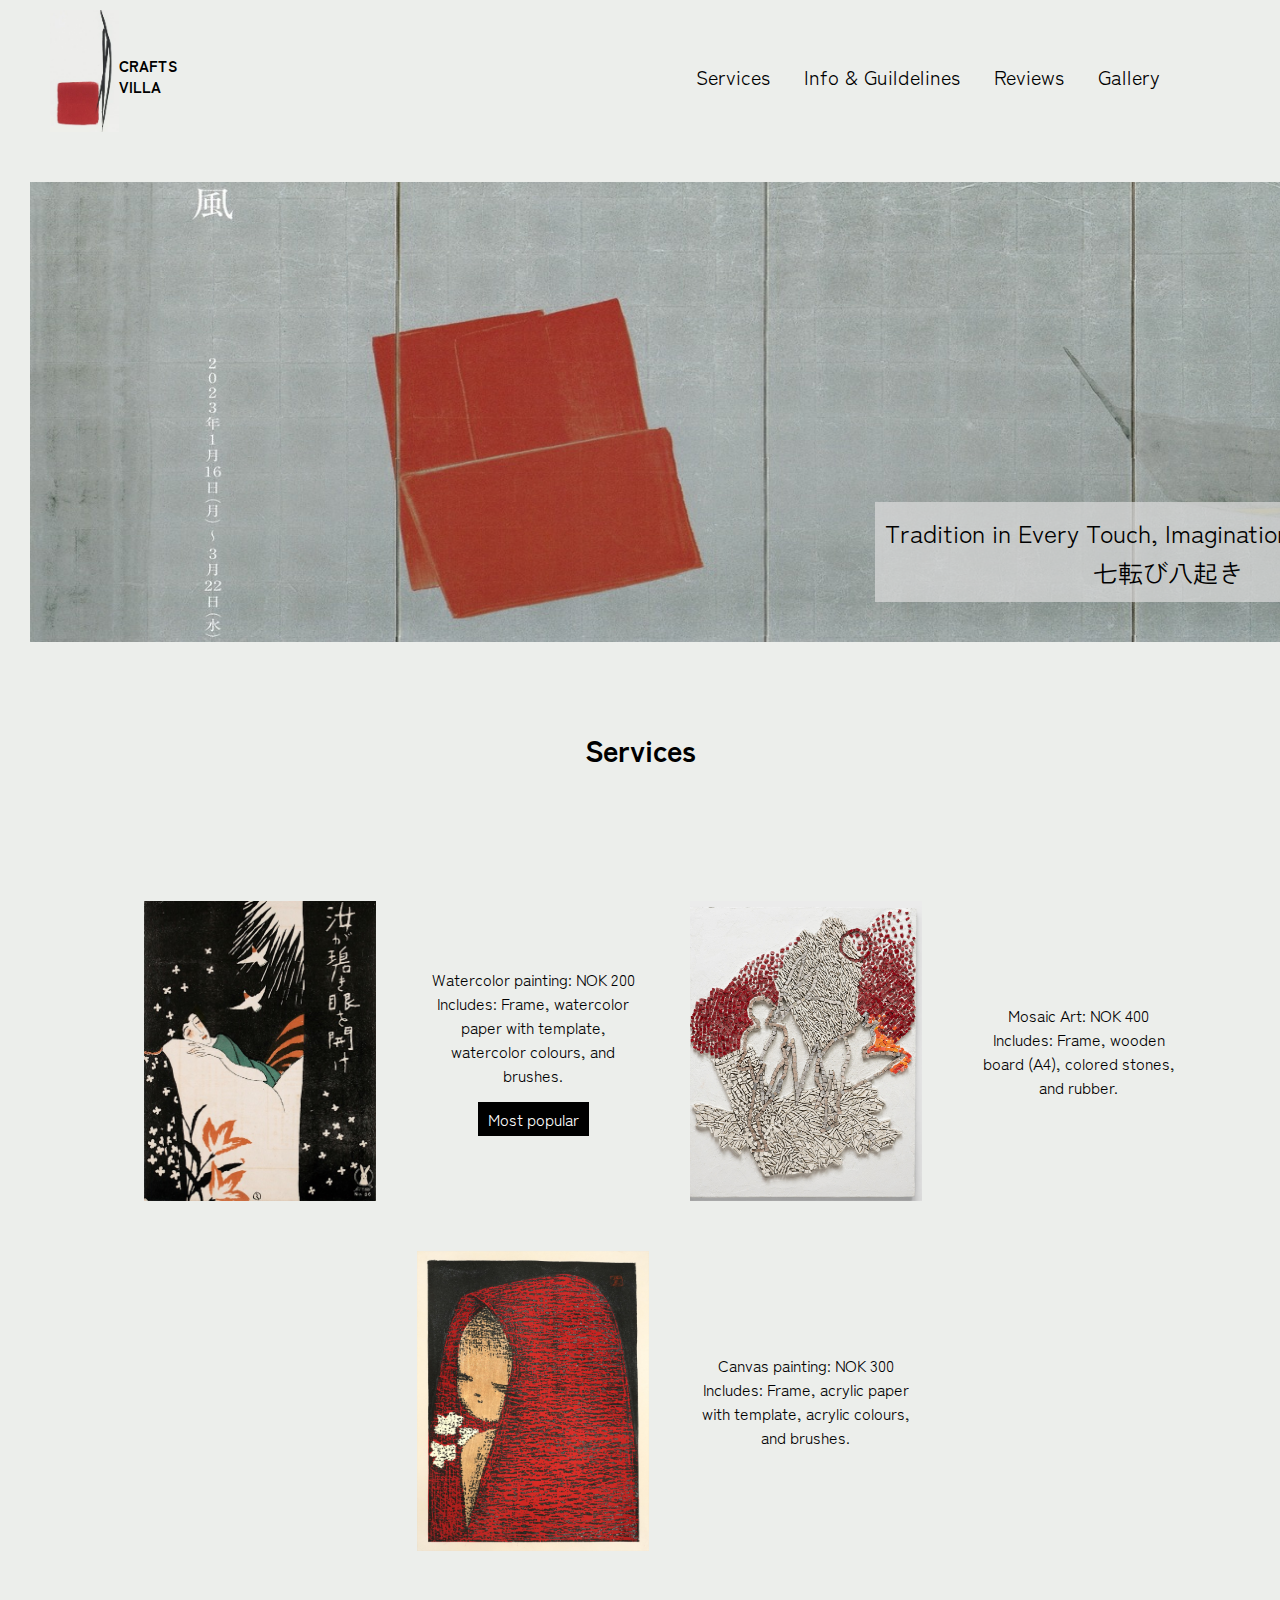
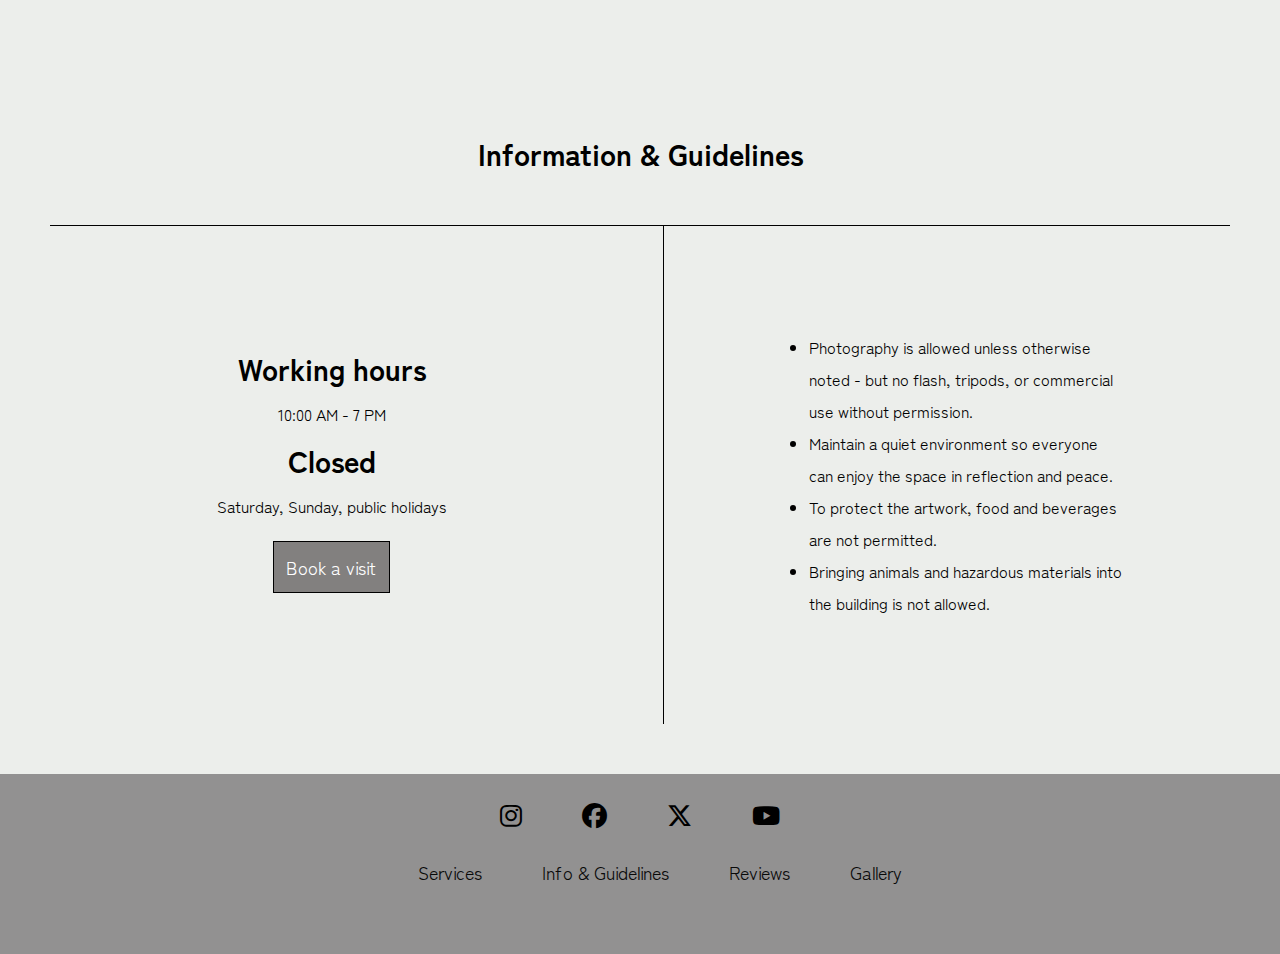
<file: index.html>
<!DOCTYPE html>
<html lang="en">
  <head>
    <meta charset="UTF-8" />
    <meta name="viewport" content="width=device-width, initial-scale=1.0" />
    <title>CraftsVilla</title>
    <link rel="preconnect" href="https://fonts.googleapis.com" />
    <link rel="preconnect" href="https://fonts.gstatic.com" crossorigin />
    <link rel="preconnect" href="https://fonts.googleapis.com" />
    <link rel="preconnect" href="https://fonts.gstatic.com" crossorigin />
    <link
      href="https://fonts.googleapis.com/css2?family=Abel&family=Big+Shoulders:opsz,wght@10..72,100..900&family=DM+Mono:ital,wght@0,300;0,400;0,500;1,300;1,400;1,500&family=Inknut+Antiqua:wght@300;400;500;600;700;800;900&family=Inria+Sans:ital,wght@0,300;0,400;0,700;1,300;1,400;1,700&family=Lexend+Deca:wght@100..900&family=Nova+Mono&family=Orbitron:wght@400..900&family=Permanent+Marker&family=Playfair+Display:ital,wght@0,400..900;1,400..900&family=Revalia&family=Zen+Kaku+Gothic+Antique&display=swap"
      rel="stylesheet"
    />
    <link rel="stylesheet" href="style.css" />
    <link
      rel="stylesheet"
      href="https://cdnjs.cloudflare.com/ajax/libs/font-awesome/6.5.0/css/all.min.css"
    />
  </head>
  <body>
    <header>
      <div id="title">
        <div id="title_container">
          <img id="title_img" src="./img/title.JPG" alt="" />
          <h1 id="name">
            CRAFTS <br />
            VILLA
          </h1>
        </div>
      </div>
      <nav id="header_links">
        <a href="#services">Services</a>
        <a href="#info">Info & Guildelines</a>
        <a href="./reviews.html"> Reviews</a>
        <a href="./gallery.html">Gallery</a>
      </nav>
    </header>
    <main>
      <div id="banner_container">
        <img
          id="banner_img"
          src="./img/Toko-Shinoda-Byobu-Flyer.jpg"
          alt="Banner Image"
        />
        <p id="header_p">
          Tradition in Every Touch, Imagination in Every Piece<br />
          七転び八起き
        </p>
      </div>
      <section id="services">
        <h2>Services</h2>
        <div class="products_container">
          <div class="service1_2">
            <img src="./img/wpainting.JPG" alt="" />
            <p>
              Watercolor painting: NOK 200 <br />Includes: Frame, watercolor
              paper with template, watercolor colours, and brushes. <br />
              <span class="description">Most popular</span>
            </p>

            <img src="./img/mosaic.JPG" alt="" />
            <p>
              Mosaic Art: NOK 400 <br />Includes: Frame, wooden board (A4),
              colored stones, and rubber.
            </p>
            <img src="./img/JPR-212600_Main-01.jpg" alt="" />
            <p>
              Canvas painting: NOK 300 <br />Includes: Frame, acrylic paper with
              template, acrylic colours, and brushes.
            </p>
          </div>
        </div>
      </section>
      <section id="info">
        <h2>Information & Guidelines</h2>
        <div class="info_guide">
          <div class="left">
            <h3 class="info_title">Working hours</h3>
            <p>10:00 AM - 7 PM</p>
            <h3>Closed</h3>
            <p>Saturday, Sunday, public holidays</p>
            <a id="info_btn" href="./booking.html">Book a visit</a>
          </div>
          <div class="right">
            <ul>
              <li>
                Photography is allowed unless otherwise noted - but no flash,
                tripods, or commercial use without permission.
              </li>
              <li>
                Maintain a quiet environment so everyone can enjoy the space in
                reflection and peace.
              </li>
              <li>
                To protect the artwork, food and beverages are not permitted.
              </li>
              <li>
                Bringing animals and hazardous materials into the building is
                not allowed.
              </li>
            </ul>
          </div>
        </div>
      </section>
      <footer>
        <div class="footer_container">
          <div class="social_media">
            <a href=""><i class="fa-brands fa-instagram"></i></a>
            <a href=""><i class="fa-brands fa-facebook"></i></a>
            <a href=""><i class="fa-brands fa-x-twitter"></i></a>
            <a href=""><i class="fa-brands fa-youtube"></i></a>
          </div>
          <div class="footer_nav">
            <ul>
              <li><a href="#services">Services</a></li>
              <li><a href="#info">Info & Guidelines</a></li>
              <li><a href="./reviews.html">Reviews</a></li>
              <li><a href="./gallery.html">Gallery</a></li>
            </ul>
          </div>
        </div>
      </footer>
    </main>
  </body>
</html>
</file>
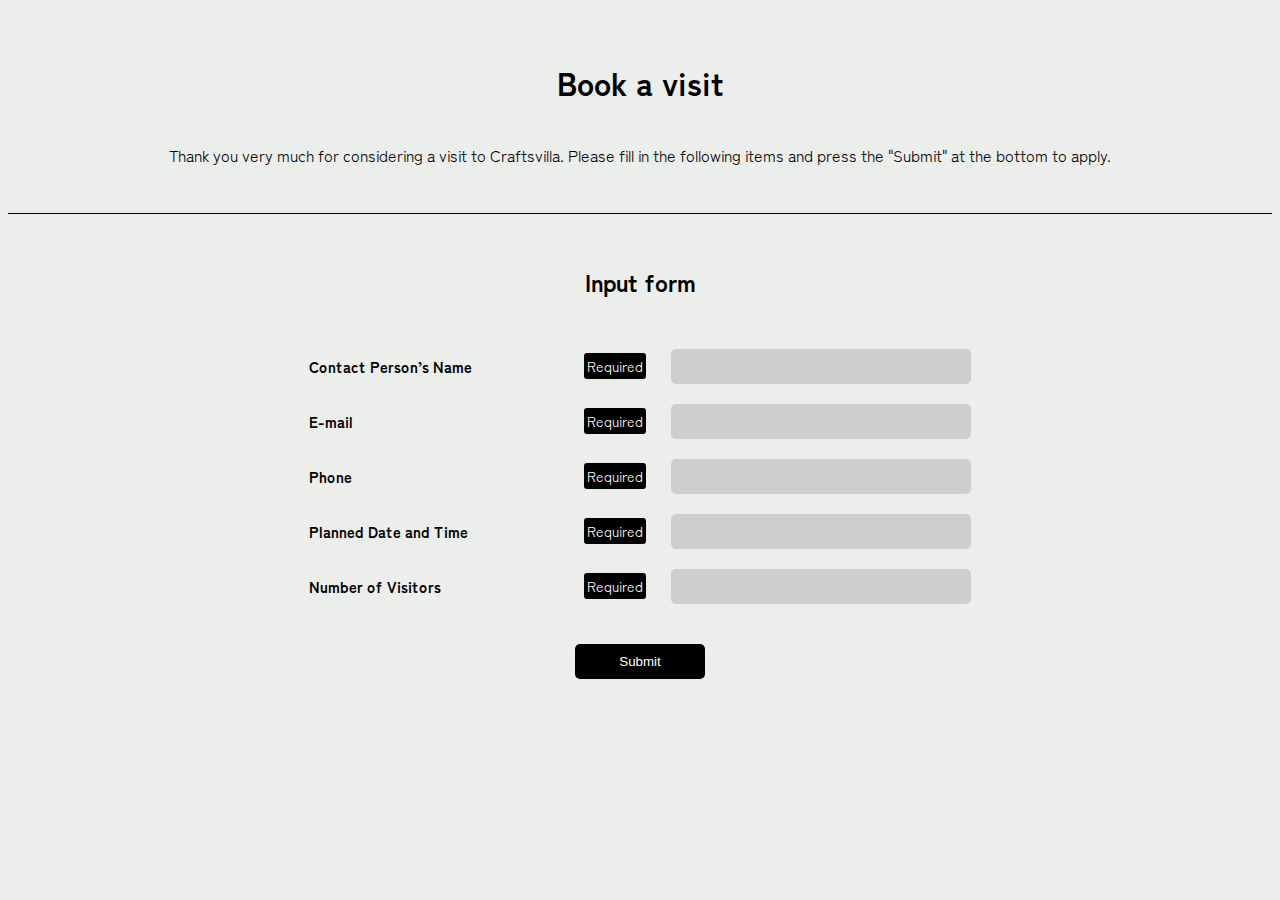
<file: booking.html>
<!DOCTYPE html>
<html lang="en">
  <head>
    <meta charset="UTF-8" />
    <meta name="viewport" content="width=device-width, initial-scale=1.0" />
    <title>Book a visit</title>
    <link rel="stylesheet" href="booking.css" />
    <link
      href="https://fonts.googleapis.com/css2?family=Abel&family=Big+Shoulders:opsz,wght@10..72,100..900&family=DM+Mono:ital,wght@0,300;0,400;0,500;1,300;1,400;1,500&family=Inknut+Antiqua:wght@300;400;500;600;700;800;900&family=Inria+Sans:ital,wght@0,300;0,400;0,700;1,300;1,400;1,700&family=Lexend+Deca:wght@100..900&family=Nova+Mono&family=Orbitron:wght@400..900&family=Permanent+Marker&family=Playfair+Display:ital,wght@0,400..900;1,400..900&family=Revalia&family=Zen+Kaku+Gothic+Antique&display=swap"
      rel="stylesheet"
    />
  </head>
  <body>
    <div class="introduction">
      <h1>Book a visit</h1>
      <p>
        Thank you very much for considering a visit to Craftsvilla. Please fill
        in the following items and press the "Submit" at the bottom to apply.
      </p>
    </div>
    <div class="form_container">
      <h2>Input form</h2>
      <form>
        <div class="form_details">
          <label> Contact Person’s Name </label
          ><span class="required-badge">Required</span>

          <input type="text" required />
        </div>

        <div class="form_details">
          <label> E-mail </label> <span class="required-badge">Required</span>
          <input type="email" required />
        </div>

        <div class="form_details">
          <label> Phone </label> <span class="required-badge">Required</span>
          <input type="phnumber" required />
        </div>

        <div class="form_details">
          <label> Planned Date and Time </label>
          <span class="required-badge">Required</span>

          <input type="date_time" required />
        </div>

        <div class="form_details">
          <label> Number of Visitors </label>
          <span class="required-badge">Required</span>

          <input type="number" min="1" required />
        </div>
        <div class="form_details">
          <input
            type="submit"
            value="Submit"
            style="
              background: black;
              color: white;
              padding: 10px;
              border: none;
              cursor: pointer;
              border-radius: 5px;
              width: 130px;
              margin-top: 20px;
            "
          />
        </div>
      </form>
    </div>
  </body>
</html>
</file>
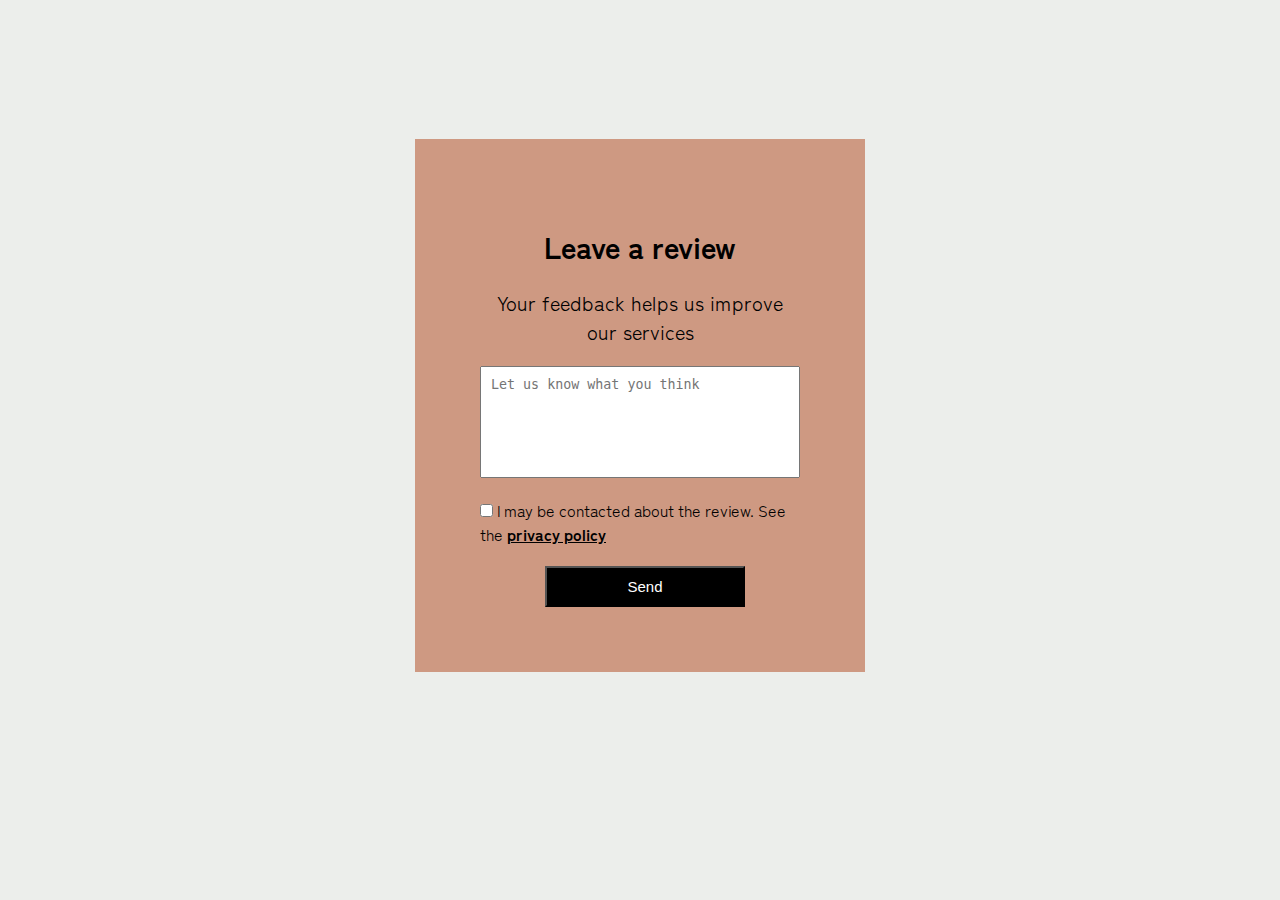
<file: reviews.html>
<!DOCTYPE html>
<html lang="en">
  <head>
    <meta charset="UTF-8" />
    <meta name="viewport" content="width=device-width, initial-scale=1.0" />
    <title>Leave a review</title>
    <link rel="stylesheet" href="reviews.css" />
    <link
      href="https://fonts.googleapis.com/css2?family=Abel&family=Big+Shoulders:opsz,wght@10..72,100..900&family=DM+Mono:ital,wght@0,300;0,400;0,500;1,300;1,400;1,500&family=Inknut+Antiqua:wght@300;400;500;600;700;800;900&family=Inria+Sans:ital,wght@0,300;0,400;0,700;1,300;1,400;1,700&family=Lexend+Deca:wght@100..900&family=Nova+Mono&family=Orbitron:wght@400..900&family=Permanent+Marker&family=Playfair+Display:ital,wght@0,400..900;1,400..900&family=Revalia&family=Zen+Kaku+Gothic+Antique&display=swap"
      rel="stylesheet"
    />
  </head>
  <body>
    <div class="review_container">
      <h1>Leave a review</h1>
      <p>Your feedback helps us improve our services</p>
      <form>
        <textarea
          name="review"
          id="review"
          cols="30"
          rows="6"
          placeholder="Let us know what you think"
        ></textarea>
        <div class="form_item">
          <input type="checkbox" name="privacy" id="privacy" />
          <label for="privacy"
            >I may be contacted about the review. See the
            <a href="">privacy policy</a>
          </label>
        </div>
        <button type="submit" class="submit_btn">Send</button>
      </form>
    </div>
  </body>
</html>
</file>
<file: style.css>
* {
  box-sizing: border-box;
  margin: 0;
}
html {
  scroll-behavior: smooth;
}
body {
  background-color: #eceeeb;
}
header {
  display: flex;
  flex-direction: row;
  align-items: center;
  justify-content: space-between;
  padding: 0 50px;
  padding-top: 10px;
}

#title_container {
  display: flex;
  align-items: center;
}

#title_img {
  max-width: 18%;
  max-height: 18%;
  margin-bottom: 10px;
}

#name {
  font-size: 15px;
  font-family: "Zen Kaku Gothic Antique", sans-serif;
}

#header_links {
  display: flex;
  justify-content: flex-end;
  gap: 34px;
  margin-right: 70px;
}
#header_links a {
  text-decoration: none;
  font-size: 20px;
  font-family: "Zen Kaku Gothic Antique", sans-serif;
  font-style: normal;
  font-weight: 400;
  color: black;
}

#header_links a:hover {
  color: #624444;
}
#banner_container {
  position: relative;
  width: 1500px;
  height: 500px;
}
#banner_img {
  width: 100%;
  height: 100%;
  padding-left: 30px;
  padding-top: 40px;
}
#header_p {
  position: absolute;
  text-align: center;
  bottom: 40px;
  right: 40px;
  padding: 10px;
  font-family: "Zen Kaku Gothic Antique", sans-serif;
  font-size: 25px;
  background-color: #d9d9d9bc;
  line-height: 1.6;
}
#services_container {
  display: flex;
  justify-content: center;
  margin-top: 60px;
}

.products_container {
  padding: 80px;
}
.service1_2 {
  display: flex;
  justify-content: center;
  align-items: center;
  flex-direction: row;
  gap: 50px;
  flex-wrap: wrap;
  padding-left: 50px;
}
.service1_2 img {
  width: 231.73px;
  height: 300px;
}
.service1_2 p {
  font-family: "Zen Kaku Gothic Antique", sans-serif;
  text-align: center;
  width: 20%;
}
#services h2 {
  text-align: center;
  font-size: 30px;
  font-family: "Zen Kaku Gothic Antique", sans-serif;
  padding-top: 85px;
  border-bottom: none;
}

.description {
  display: inline-block;
  margin-top: 15px;
  background: black;
  color: white;
  padding: 5px 10px;
}
#info {
  margin: 50px;
}
.info_guide {
  display: flex;
  justify-content: center;
  align-items: center;
  gap: 50px;
  font-family: "Zen Kaku Gothic Antique", sans-serif;
}
h2 {
  text-align: center;
  font-size: 30px;
  font-family: "Zen Kaku Gothic Antique", sans-serif;
  padding: 50px;
  border-bottom: 1px solid #000;
}

.left {
  width: 50%;
  text-align: center;
  padding: 80px;
  line-height: 2;
}

h3 {
  font-size: 30px;
}
.right {
  width: 50%;
  border-left: 1px solid #000;
  padding: 105px;
  line-height: 2;
}
#info_btn {
  border: 1px solid #000;
  line-height: 5;
  padding: 12px;
  font-size: 18px;
  text-decoration: none;
  font-family: "Zen Kaku Gothic Antique", sans-serif;
  background-color: #676565cd;
  color: rgb(255, 255, 255);
}

#info_btn:hover {
  background-color: #333333;
}
.footer_container {
  background-color: #929191;
  height: 20vh;
}
.social_media {
  display: flex;
  justify-content: center;
}

.social_media a i {
  font-size: 25px;
  padding: 30px;
  color: #000;
}
.footer_nav ul {
  display: flex;
  justify-content: center;
  list-style-type: none;
}
.footer_nav ul li a {
  text-decoration: none;
  font-family: "Zen Kaku Gothic Antique", sans-serif;
  font-size: 18px;
  padding: 30px;
  color: rgb(9, 9, 9);
}
.footer_nav ul li a:hover {
  color: rgb(255, 255, 255);
}
</file>
<file: booking.css>
* {
  box-sizing: border-box;
}

body {
  font-family: "Zen Kaku Gothic Antique", sans-serif;
  background-color: #eceeeb;
}
.introduction {
  display: flex;
  flex-direction: column;
  justify-content: center;
  align-items: center;
  border-bottom: 1px solid #000;
  padding: 30px;
}

h2 {
  text-align: center;
  padding: 30px;
}

.form_details {
  display: flex;
  flex-direction: column;
  margin-bottom: 20px;
  gap: 25px;
}
.form_details label {
  display: flex;
  flex: 0 0 250px;
  font-size: 15px;
  font-weight: bold;
}

.required-badge {
  background-color: black;
  color: white;
  font-size: 14px;
  padding: 3px;
  border-radius: 3px;
}

input {
  padding: 10px;
  border: none;
  background-color: #c8c8c8d4;
  width: 300px;
  border-radius: 5px;
}

@media (min-width: 1024px) {
  .form_details {
    flex-direction: row;
    align-items: center;
    justify-content: center;
  }
}
</file>
<file: reviews.css>
* {
  box-sizing: border-box;
  margin: 0;
}
body {
  background-color: #eceeeb;
  font-family: "Zen Kaku Gothic Antique", sans-serif;
  display: flex;
  justify-content: center;
  align-items: center;
  min-height: 90vh;
}
.review_container {
  background-color: rgba(196, 127, 98, 0.763);
  max-width: 450px;
  padding: 65px;
  position: relative;
}
h1 {
  font-size: 30px;
  padding: 20px;
  text-align: center;
}
p {
  font-size: 20px;
  text-align: center;
  padding-bottom: 20px;
}
form textarea {
  width: 320px;
  padding: 10px;
  resize: none;
}
form .form_item {
  margin-top: 15px;
}
label a {
  color: black;
  font-weight: 600;
}

.submit_btn {
  background-color: black;
  color: white;
  font-size: 15px;
  padding: 10px;
  width: 200px;
  cursor: pointer;
  margin-top: 20px;
  margin-left: 65px;
}
</file>
